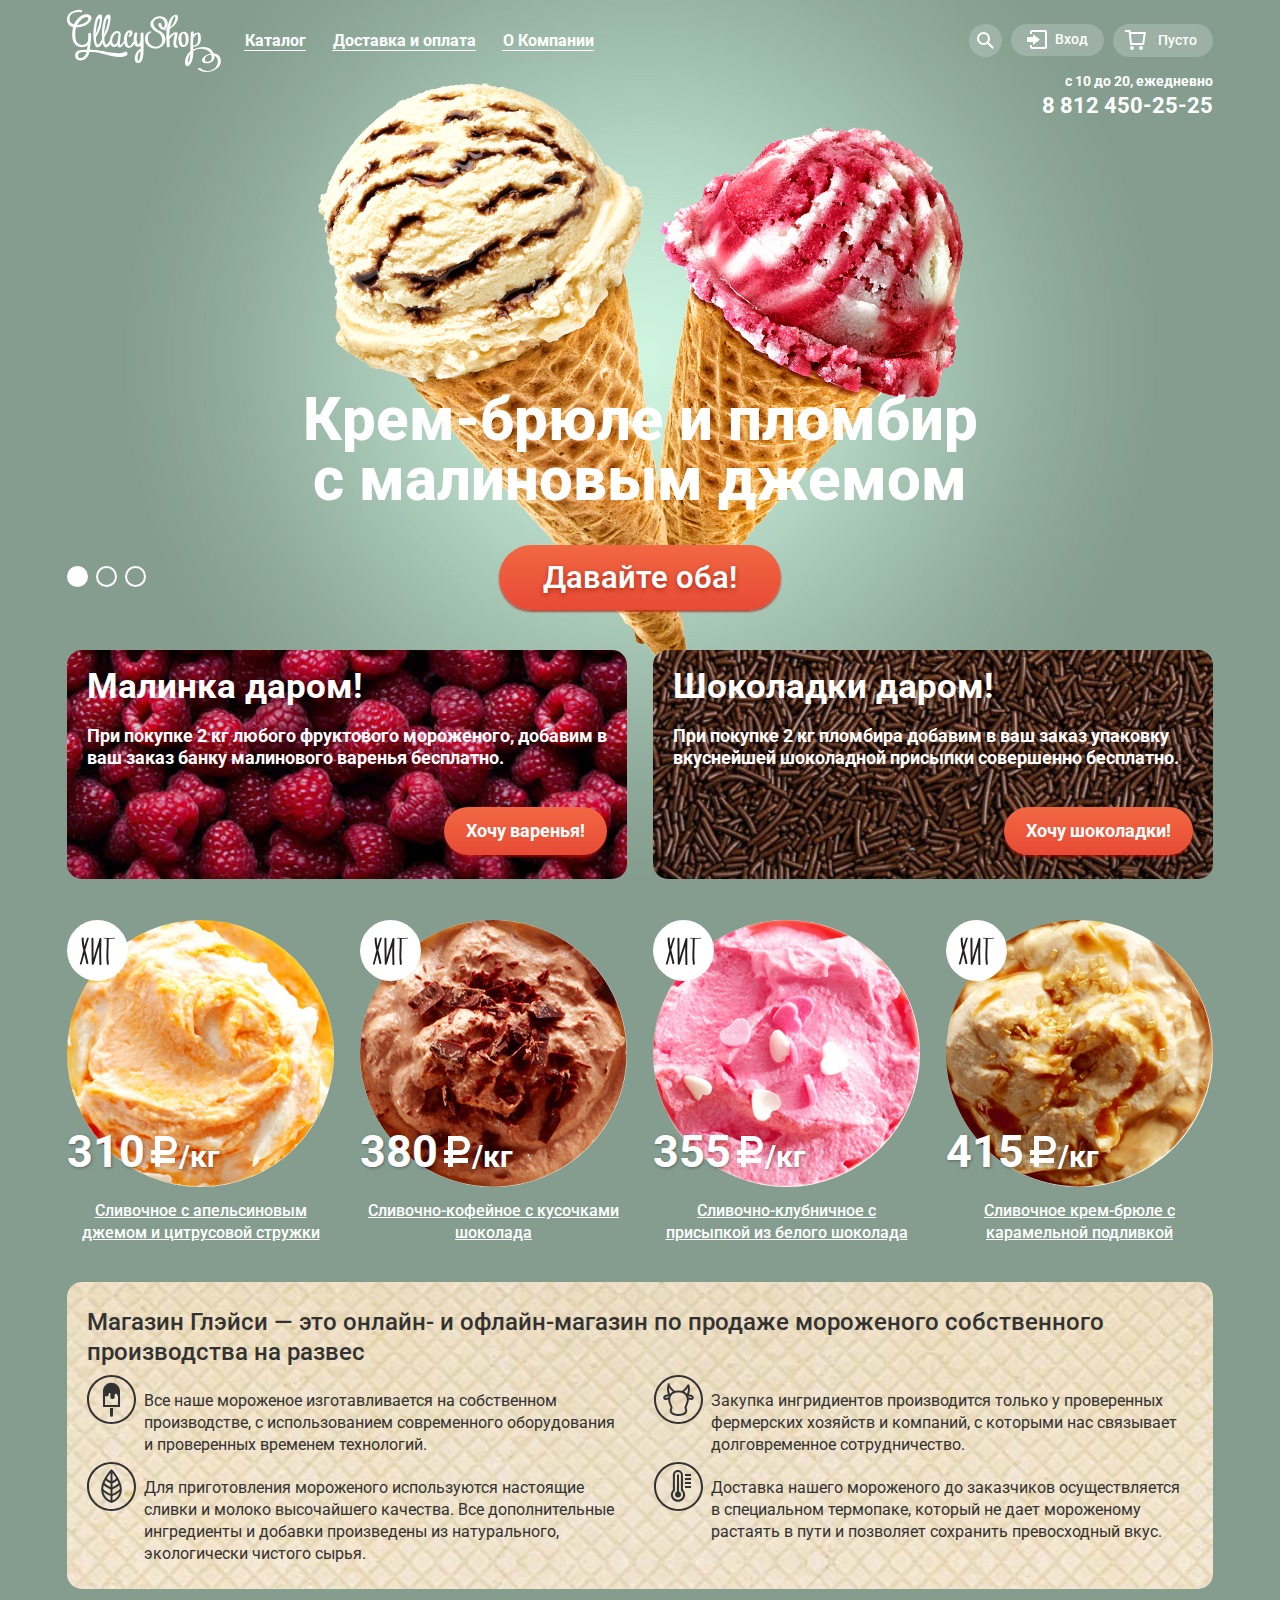
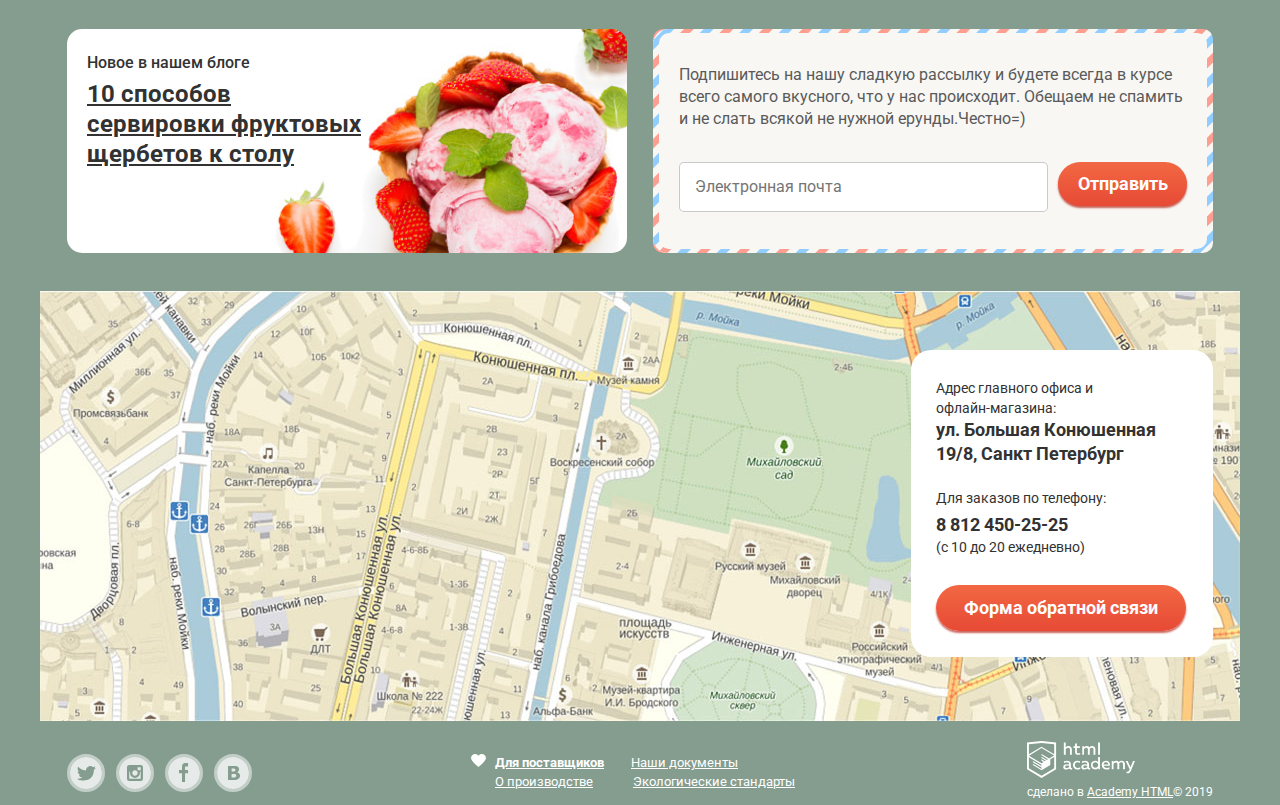
<file: index.html>
<!DOCTYPE html>
<html lang="ru">
  <head>
    <meta charset="utf-8">
    <title>HTML Academy:Глейси</title>
    <link href="https://fonts.googleapis.com/css?family=Roboto:400,500,700&display=swap&subset=cyrillic" rel="stylesheet">
    <link href="css/normalize.css" rel="stylesheet">
    <link href="css/stylesheet-minimezed.css" rel="stylesheet">
  </head>
  <body>
    <input class="visually-hidden" type="radio" id="product-1" name="toggle" checked>
    <input class="visually-hidden" type="radio" id="product-2" name="toggle">
    <input class="visually-hidden" type="radio" id="product-3" name="toggle">
    <div class="site-wrapper">
      <div class="contaniar">
        <header>
          <nav class="main-navigation">
            <img class="main-header-logo" src="img/logo.svg" width="154" height="64" alt="Логотип мороженницы 'gllacy'">
            <ul class="site-navigation">
              <li>
                <a class="site-navigation-item" href="catalog.html" aria-label="Каталог">Каталог</a>
                <div class="dropdown">
                  <ul class="dropdown-catalog">
                    <li><a href="#"><b>Новинки</b></a></li>
                    <li><a href="catalog.html">Сливочное</a></li>
                    <li><a href="#">Щербеты</a></li>
                    <li><a href="#">Фруктовый лед</a></li>
                    <li><a href="#">Мелорин</a></li>
                  </ul>
                </div>
              </li>
              <li><a class="site-navigation-item" href="#">Доставка и oплата</a></li>
              <li><a class="site-navigation-item" href="#">О Компании</a></li>
            </ul>
            <ul class="user-navigation">
              <li>
                <a class="user-navigation-item" href="#" aria-label="Поиск">
                  <svg xmlns="http://www.w3.org/2000/svg" xmlns:xlink="http://www.w3.org/1999/xlink" width="17" height="17" viewBox="0 0 17 17">
                    <path fill="#fff" d="M16.958 15.527L11.75 10.32A6.455 6.455 0 0 0 13 6.5 6.5 6.5 0 1 0 6.5 13a6.465 6.465 0 0 0 3.839-1.263l5.205 5.204 1.414-1.414zM6.5 11C4.019 11 2 8.981 2 6.5S4.019 2 6.5 2 11 4.019 11 6.5 8.981 11 6.5 11z"/>
                  </svg>
                </a>
                <div class="dropdown">
                  <form class="search">
                    <label>
                    <input type="search" name="search" aria-label="Что ищем" placeholder="Что ищем?">
                    </label>
                  </form>
                </div>
              </li>
              <li>
                <a class="user-navigation-item entrance" href="login.html" aria-label="Вход">
                  <svg xmlns="http://www.w3.org/2000/svg" xmlns:xlink="http://www.w3.org/1999/xlink" width="21" height="19" viewBox="0 0 21 19">
                    <g fill="#000">
                      <path d="M6 14.875L12.917 9.5 6 4.125v2.917H-.042v4.917H6z"/>
                      <path d="M18 0H5C3.9 0 3 .9 3 2v2h2V2h13v15H5v-2H3v2c0 1.1.9 2 2 2h13c1.1 0 2-.9 2-2V2c0-1.1-.9-2-2-2z"/>
                    </g>
                  </svg>
                  Вход
                </a>
                <div class="dropdown">
                  <section class="login-form">
                    <form action="#">
                      <p>
                        <label>
                        <input type="text" name="mail" aria-label="Электронная почта" placeholder="Электронная почта">
                        </label>
                      </p>
                      <p>
                        <label>
                        <input type="password" name="password" aria-label="Пароль" placeholder="Пароль">
                        </label>
                      </p>
                      <button class="button" type="submit">Войти</button>
                      <p class="login-link">
                        <a href="#">Забыли пароль?</a>
                        <a href="#">Новая регистрация</a>
                      </p>
                    </form>
                  </section>
                </div>
              </li>
              <li>
                <a class="user-navigation-item basket-empty" href="#" aria-label="Корзина">Пусто</a>
              </li>
            </ul>
          </nav>
        </header>
        <div class="tel-time">
          <p class="time">с 10 до 20, ежедневно</p>
          <a class="tel" href="#">8 812 450-25-25</a>
        </div>
        <section class="slider">
          <div class="slider-controls">
            <label tabindex="0" aria-label="Крем брюле и пломбир с малиновым джемом" for="product-1">Первый</label>
            <label tabindex="0" aria-label="Шоколадный пломбир и лимонный сорбет" for="product-2">Второй</label>
            <label tabindex="0" aria-label="Пломбир с помадкой и клубничный щербет" for="product-3">Третий</label>
          </div>
          <ul class="slider-list">
            <li class="slider-item slide" id="slide1">
              <h3 class="slide-title">
                Крем-брюле и пломбир с малиновым джемом
              </h3>
              <a class="button slide-button" href="#">Давайте оба!</a>
            </li>
            <li class="slider-item slide" id="slide2">
              <h3 class="slide-title">
                Шоколадный пломбир и лимонный сорбет
              </h3>
              <a class="button slide-button" href="#">Давайте оба!</a>
            </li>
            <li class="slider-item slide" id="slide3">
              <h3 class="slide-title">
                Пломбир с помадкой и клубничный щербет
              </h3>
              <a class="button slide-button" href="#">Давайте оба!</a>
            </li>
          </ul>
        </section>
      </div>
      <main class="contaniar">
        <div class="inner-columns">
          <section class="stock-columns-left">
            <h1 class="stock-header">Малинка даром!</h1>
            <p class="stock-content">При покупке 2 кг любого фруктового мороженого, добавим в ваш заказ банку малинового варенья бесплатно.</p>
            <a href="#" class="button button-stock">Хочу варенья!</a>
          </section>
          <section class="stock-columns-right">
            <h1 class="stock-header">Шоколадки даром!</h1>
            <p class="stock-content">При покупке 2 кг пломбира добавим в ваш заказ упаковку вкуснейшей шоколадной присыпки совершенно бесплатно.</p>
            <a href="#" class="button button-stock">Хочу шоколадки!</a>
          </section>
        </div>
        <ul class="catalog-list">
          <li class="catalog-item">
            <a href="#">
              <img src="img/product-1.jpg" width="267" height="267" class="photo" alt="сливочное с апельсиновым джемом и цитрусовой стружки">
              <p>Cливочное с апельсиновым джемом и цитрусовой стружки</p>
              <span class="price">310</span>
              <span class="weight">/кг</span>
              <div class="hit-item"></div>
            </a>
            <a href="#" class="button button-catalog">Быстрый просмотр</a>
          </li>
          <li class="catalog-item">
            <a href="#">
              <img src="img/product-2.jpg" width="267" height="267" class="photo" alt="сливочно-кофейное с кусочками шоколада">
              <p>Cливочно-кофейное с кусочками шоколада</p>
              <span class="price">380</span>
              <span class="weight">/кг</span>
              <div class="hit-item"></div>
            </a>
            <a href="#" class="button button-catalog">Быстрый просмотр</a>
          </li>
          <li class="catalog-item">
            <a href="#">
              <img src="img/product-3.jpg" width="267" height="267" class="photo" alt="сливочно-клубничное с присыпкой избелого шоколада">
              <p>Cливочно-клубничное с присыпкой из белого шоколада</p>
              <span class="price">355</span>
              <span class="weight">/кг</span>
              <div class="hit-item"></div>
            </a>
            <a href="#" class="button button-catalog">Быстрый просмотр</a>
          </li>
          <li class="catalog-item">
            <a href="#">
              <img src="img/product-4.jpg" width="267" height="267" class="photo" alt="сливочное крем-брюле с карамельной подливкой">
              <p>Cливочное крем-брюле с карамельной подливкой</p>
              <span class="price">415</span>
              <span class="weight">/кг</span>
              <div class="hit-item"></div>
            </a>
            <a href="#" class="button button-catalog">Быстрый просмотр</a>
          </li>
        </ul>
        <section class="advantages">
          <h1 class="advantages-header">Магазин Глэйси — это онлайн- и офлайн-магазин по продаже мороженого собственного производства на развес</h1>
          <ul class="advantages-list">
            <li class="advantages-item">Все наше мороженое изготавливается на собственном производстве, с использованием современного оборудования и проверенных временем технологий.</li>
            <li class="advantages-item">Закупка ингридиентов производится только у проверенных фермерских хозяйств и компаний, с которыми нас связывает долговременное сотрудничество.</li>
            <li class="advantages-item">Для приготовления мороженого используются настоящие сливки и молоко высочайшего качества. Все дополнительные ингредиенты и добавки произведены из натурального, экологически чистого сырья.</li>
            <li class="advantages-item">Доставка нашего мороженого до заказчиков осуществляется в специальном термопаке, который не дает мороженому растаять в пути и позволяет сохранить превосходный вкус.</li>
          </ul>
        </section>
        <div class="inner-columns">
          <article class="news-blog">
            <p>Новое в нашем блоге</p>
            <a href="#">10 способов сервировки фруктовых щербетов к столу</a>
          </article>
          <div class="border-sweet-mail">
            <section class="sweet-mail">
              <p>Подпишитесь на нашу сладкую рассылку и будете всегда в курсе всего самого вкусного, что у нас происходит. Обещаем не спамить и не слать всякой не нужной ерунды.Честно=)</p>
              <form class="subscribe-mail">
                <label for="subscribe-mail" class="visually-hidden">Введите почту</label>
                <input type="text" name="mail" id="subscribe-mail" placeholder="Электронная почта">
                <button class="button" type="submit">Отправить</button>
              </form>
            </section>
          </div>
        </div>
        <section class="map">
          <h2 class="visually-hidden">Как до нас добраться</h2>
          <iframe src="https://www.google.com/maps/embed?pb=!1m18!1m12!1m3!1d1998.6037999040354!2d30.322010416394033!3d59.938716271971415!2m3!1f0!2f0!3f0!3m2!1i1024!2i768!4f13.1!3m3!1m2!1s0x4696310fca5ba729%3A0xea9c53d4493c879f!2sBolshaya+Konyushennaya+ul.%2C+19%2C+Sankt-Peterburg%2C+Russia%2C+191186!5e0!3m2!1sen!2s!4v1441888483426" width="1200" height="430" allowfullscreen></iframe>
          <img src="img/map.jpg" width="1200" height="430" alt="Офис компании по адресу ул. Большая Конюшенная 19/8, Санкт-Петербург">
          <div class="address-contact">
            <p>Адрес главного офиса и офлайн-магазина:</p>
            <span tabindex="0" class="address">ул. Большая Конюшенная 19/8, Санкт Петербург</span>
            <p>Для заказов по телефону:
              <a href="#" class="contact">8 812 450-25-25</a>
              (c 10 до 20 ежедневно)
            </p>
            <a href="#" class="button button-feedback">Форма обратной связи</a>
          </div>
        </section>
      </main>
      <footer class="footer-main contaniar">
        <ul class="footer-social">
          <li>
            <a href="#" class="social-item" aria-label="twitter">
              <svg xmlns="http://www.w3.org/2000/svg" width="32" height="32" viewBox="0 0 32 32">
                <path fill="#FFF" d="M16 0C7.164 0 0 7.164 0 16c0 8.837 7.164 16 16 16 8.837 0 16-7.163 16-16 0-8.836-7.163-16-16-16zm7.944 12.809c-.251 6.516-3.463 10.832-10.992 10.702h-.486c-.447 0-4.543-.443-5.344-1.823 2.479.19 4.247-.406 5.12-1.136-1.048-.289-2.923-.461-3.251-2.848.384.104.618.221 1.299.113-1.307-.824-2.758-1.519-2.679-3.643.311.317 1.164.518 1.46.457-.768-.233-2.149-3.244-.974-4.781 1.984 1.79 4.075 3.482 7.804 3.643.227-2.214 1.24-3.699 3.168-4.325 1.84-.479 3.255.26 3.901 1.138.737-.224 1.453-.466 2.193-.685-.004.833-.569 1.463-.935 1.709.747.165 1.423-.475 1.423-.475-.184.963-1.094 1.725-1.707 1.954z"/>
              </svg>
            </a>
          </li>
          <li>
            <a href="#" class="social-item" aria-label="instagram">
              <svg xmlns="http://www.w3.org/2000/svg" width="32" height="32" viewBox="0 0 32 32">
                <g fill="#FFF">
                  <path d="M20.916 16a4.938 4.938 0 1 1-9.877 0c0-.394.051-.773.138-1.14h-.897v6.838h11.396V14.86h-.897c.086.367.137.746.137 1.14z"/>
                  <path d="M15.978 18.659c1.466 0 2.659-1.193 2.659-2.659s-1.193-2.659-2.659-2.659c-1.466 0-2.659 1.193-2.659 2.659s1.192 2.659 2.659 2.659zM18.637 10.302h3.039v3.039h-3.039z"/>
                  <path d="M16 0C7.164 0 0 7.164 0 16c0 8.837 7.164 16 16 16 8.837 0 16-7.163 16-16 0-8.836-7.163-16-16-16zm7.955 21.698a2.285 2.285 0 0 1-2.279 2.279H10.279A2.285 2.285 0 0 1 8 21.698V10.302a2.286 2.286 0 0 1 2.279-2.279h11.396a2.286 2.286 0 0 1 2.279 2.279v11.396z"/>
                </g>
              </svg>
            </a>
          </li>
          <li>
            <a href="#" class="social-item" aria-label="facebook">
              <svg xmlns="http://www.w3.org/2000/svg" width="32" height="32" viewBox="0 0 32 32">
                <path fill="#FFF" d="M16 0C7.164 0 0 7.163 0 16s7.164 16 16 16c8.837 0 16-7.164 16-16S24.837 0 16 0zm4.062 9.455h-3.021v3.444h3.021v3.445h-3.021v8.61H14.02v-8.61H11v-3.445h3.021V9.455c0-1.902 1.353-3.445 3.021-3.445h3.021v3.445z"/>
              </svg>
            </a>
          </li>
          <li>
            <a href="#" class="social-item" aria-label="vk">
              <svg xmlns="http://www.w3.org/2000/svg" width="32" height="32" viewBox="0 0 32 32">
                <g fill="#FFF">
                  <path d="M16.637 14.495c.402-.019.719-.082.951-.188.326-.145.54-.33.641-.559.101-.229.15-.496.15-.797 0-.232-.058-.465-.174-.697-.116-.232-.322-.405-.617-.517-.264-.1-.592-.155-.984-.165a76.242 76.242 0 0 0-1.652-.014h-.339v2.965h.565c.571 0 1.057-.009 1.459-.028zM18.118 17.084c-.282-.081-.672-.125-1.166-.132a127.97 127.97 0 0 0-1.55-.009h-.79v3.493h.264c1.014 0 1.74-.003 2.18-.009a3.2 3.2 0 0 0 1.212-.245c.377-.157.633-.364.774-.625s.214-.562.214-.9c0-.446-.088-.788-.261-1.03-.17-.241-.464-.423-.877-.543z"/>
                  <path d="M16 0C7.164 0 0 7.164 0 16c0 8.837 7.164 16 16 16 8.837 0 16-7.163 16-16 0-8.836-7.163-16-16-16zm6.602 20.531a3.73 3.73 0 0 1-1.124 1.327c-.552.415-1.161.71-1.823.886s-1.501.264-2.519.264h-6.121V8.987h5.443c1.13 0 1.957.038 2.48.113a5.126 5.126 0 0 1 1.561.5c.533.27.929.632 1.189 1.087.26.455.392.975.392 1.558 0 .678-.179 1.278-.536 1.795-.358.518-.863.92-1.517 1.208v.075c.917.182 1.642.559 2.179 1.13.537.571.807 1.325.807 2.261 0 .678-.138 1.283-.411 1.817z"/>
                </g>
              </svg>
            </a>
          </li>
        </ul>
        <ul class="footer-info">
          <li><a href="#"><b>Для поставщиков</b></a></li>
          <li><a href="#">Наши документы</a></li>
          <li><a href="#">О производстве</a></li>
          <li><a href="#">Экологические стандарты</a></li>
        </ul>
        <section class="copyright">
          <a class="logo-academy" href="https://htmlacademy.ru/intensive/htmlcss">
          <img src="img/logo-htmlacademy.svg" width="108" height="39" alt="Логотип HTML Academy">
          </a>
          <span>сделано в <a href="https://htmlacademy.ru/intensive/htmlcss">Academy HTML</a><span>&copy;</span> 2019</span>
        </section>
      </footer>
    </div>
    <section class="feedback">
      <button class="close" type="button" aria-label="Закрыть"></button>
      <form action="https://echo.htmlacademy.ru" method="post">
        <h2>Мы обязательно вам ответим!</h2>
        <p>
          <label>
          <input type="text" name="name" aria-label="Как вас зовут" placeholder="Как вас зовут?">
          </label>
        </p>
        <p>
          <label>
          <input type="text" name="mail" aria-label="Ваша почта для ответа" placeholder="Ваша почта для ответа?">
          </label>
        </p>
        <p>
          <label>
          <input type="text" name="comment" aria-label="Напишите что-нибудь" placeholder="Напишите что-нибудь...">
          </label>
        </p>
        <button class="button" type="submit">Отправить</button>
      </form>
    </section>
    <div class="overlay"></div>
    <script src="js/script-minimalized.js"></script>
  </body>
</html>
</file>
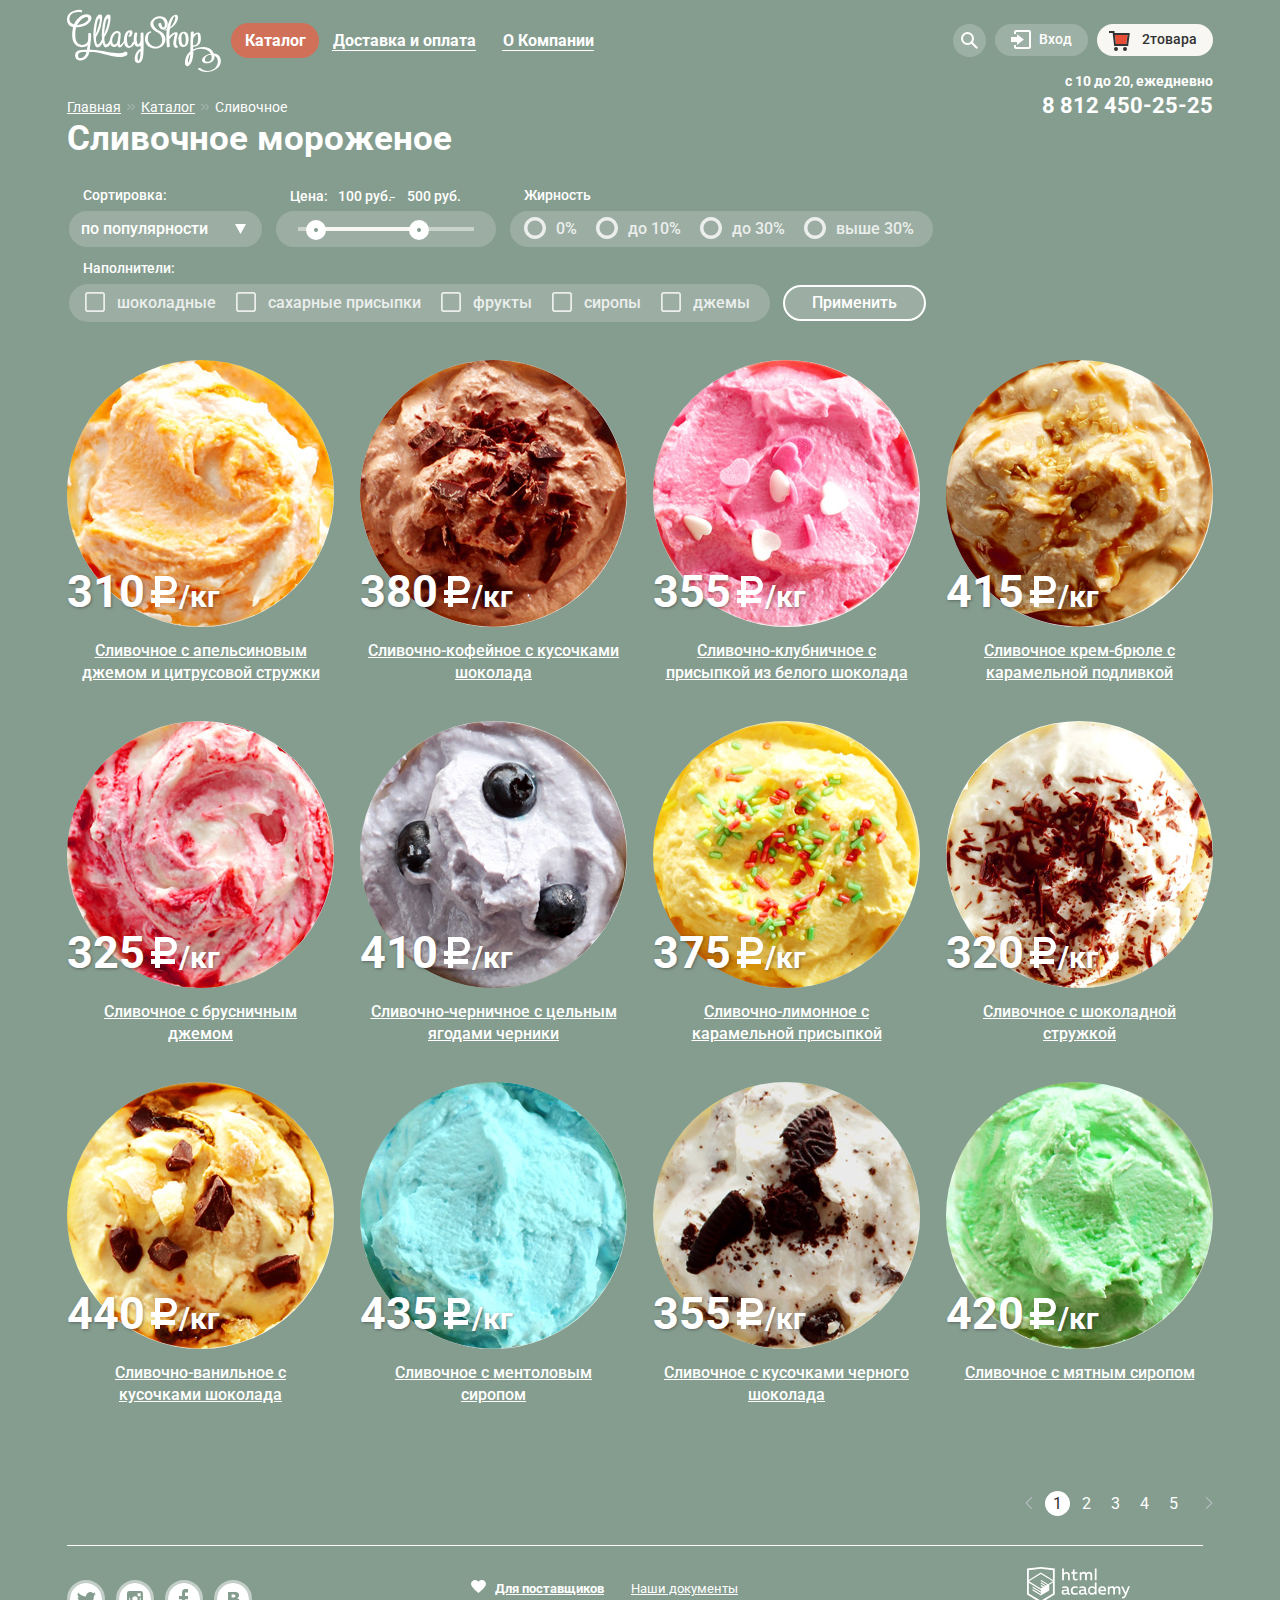
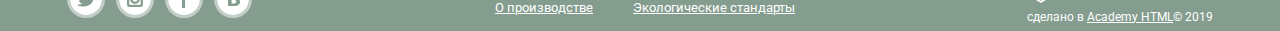
<file: catalog.html>
<!DOCTYPE html>
<html lang="ru">
  <head>
    <meta charset="utf-8">
    <title>HTML Academy: Глейси</title>
    <link href="https://fonts.googleapis.com/css?family=Roboto:400,500,700&display=swap&subset=cyrillic" rel="stylesheet">
    <link href="css/normalize.css" rel="stylesheet">
    <link href="css/stylesheet-minimezed.css" rel="stylesheet">
  </head>
  <body>
    <div class="contaniar">
      <header>
        <nav class="main-navigation">
          <a href="index.html" class="main-header-logo">
          <img src="img/logo.svg" width="154" height="64" alt="Логотип мороженницы 'gllacy'">
          </a>
          <ul class="site-navigation">
            <li>
              <a class="site-navigation-item" aria-label="Каталог">Каталог</a>
              <div class="dropdown">
                <ul class="dropdown-catalog">
                  <li><a href="#"><b>Новинки</b></a></li>
                  <li><a>Сливочное</a></li>
                  <li><a href="#">Щербеты</a></li>
                  <li><a href="#">Фруктовый лед</a></li>
                  <li><a href="#">Мелорин</a></li>
                </ul>
              </div>
            </li>
            <li><a class="site-navigation-item" href="#">Доставка и оплата</a></li>
            <li><a class="site-navigation-item" href="#">О Компании</a></li>
          </ul>
          <ul class="user-navigation">
            <li>
              <a class="user-navigation-item" href="#" aria-label="Поиск">
                <svg xmlns="http://www.w3.org/2000/svg" xmlns:xlink="http://www.w3.org/1999/xlink" width="17" height="17" viewBox="0 0 17 17">
                  <path fill="#fff" d="M16.958 15.527L11.75 10.32A6.455 6.455 0 0 0 13 6.5 6.5 6.5 0 1 0 6.5 13a6.465 6.465 0 0 0 3.839-1.263l5.205 5.204 1.414-1.414zM6.5 11C4.019 11 2 8.981 2 6.5S4.019 2 6.5 2 11 4.019 11 6.5 8.981 11 6.5 11z"/>
                </svg>
              </a>
              <div class="dropdown">
                <form class="search">
                  <label>
                  <input type="search" name="search" aria-label="Что ищем" placeholder="Что ищем?">
                  </label>
                </form>
              </div>
            </li>
            <li>
              <a class="user-navigation-item entrance" href="#" aria-label="Вход">
                <svg xmlns="http://www.w3.org/2000/svg" xmlns:xlink="http://www.w3.org/1999/xlink" width="21" height="19" viewBox="0 0 21 19">
                  <g fill="#000">
                    <path d="M6 14.875L12.917 9.5 6 4.125v2.917H-.042v4.917H6z"/>
                    <path d="M18 0H5C3.9 0 3 .9 3 2v2h2V2h13v15H5v-2H3v2c0 1.1.9 2 2 2h13c1.1 0 2-.9 2-2V2c0-1.1-.9-2-2-2z"/>
                  </g>
                </svg>
                Вход
              </a>
              <div class="dropdown">
                <section class="login-form">
                  <form action="#">
                    <p>
                      <label>
                      <input type="text" name="mail" aria-label="Электронная почта" placeholder="Электронная почта">
                      </label>
                    </p>
                    <p>
                      <label>
                      <input type="password" name="password" aria-label="Пароль" placeholder="Пароль">
                      </label>
                    </p>
                    <button class="button" type="submit" aria-label="Войти">Войти</button>
                    <p class="login-link">
                      <a href="#">Забыли пароль?</a>
                      <a href="#">Новая регистрация</a>
                    </p>
                  </form>
                </section>
              </div>
            </li>
            <li>
              <a class="user-navigation-item basket-full" href="#">2товарa</a>
              <div class="dropdown">
                <form class="basket">
                  <ul class="list-basket">
                    <li>
                      <button class="close" type="submit"></button>
                      <ul class="item-basket">
                        <li><img src="img/product-1.jpg" class="pic" width="33" height="33" alt="Пломбир с апельсиновым джемом"></li>
                        <li>Пломбир с апельсиновым джемом</li>
                        <li>
                        <li>1,5 кг х <span>200 руб.</span> </li>
                        <li>300 руб.</li>
                      </ul>
                    </li>
                    <li>
                      <button class="close" type="submit"></button>
                      <ul class="item-basket">
                        <li><img src="img/product-3.jpg" class="pic" width="33" height="33" alt="сливочно-клубничное с присыпкой из белого шоколада"></li>
                        <li>Сливочно-клубничное с присыпкой из белого шоколада</li>
                        <li>1,5 кг x <span tabindex="0">300 руб.</span></li>
                        <li>450 руб.</li>
                      </ul>
                    </li>
                  </ul>
                  <p>Итого: 750руб.</p>
                  <a class="button" href="#">Оформить заказ</a>
                </form>
              </div>
            </li>
          </ul>
        </nav>
      </header>
      <div class="tel-time">
        <p class="time">с 10 до 20, ежедневно</p>
        <a class="tel" href="#">8 812 450-25-25</a>
      </div>
      <ul class="breadcrumbs">
        <li><a href="index.html">Главная</a></li>
        <li><a href="#">Каталог</a></li>
        <li>Сливочное</li>
      </ul>
    </div>
    <main class="contaniar">
      <h1 class="name-category">Сливочное мороженое</h1>
      <form class="filter">
        <div class="list-filter">
          <fieldset class="fieldset">
            <legend class="title-filter" tabindex="0">Сортировка:</legend>
            <div class="sort-arrow">
              <svg xmlns="http://www.w3.org/2000/svg" width="11" height="10" viewBox="0 0 11 10">
                <path fill="#ffffff" d="M5.5 10L0 0h11"/>
              </svg>
            </div>
            <select class="item-filter filter-sorting" name="sorting[]">
              <option value="by popularity">по популярности</option>
              <option value="inexpensive">сначала недорогие</option>
              <option value="expensive">сначала дорогие</option>
              <option value="fat content">по жирности</option>
            </select>
          </fieldset>
          <fieldset class="fieldset filter-range-title">
            <div class="price-controls">Цена:
              <label class="min-price">
              <input type="text" name="min-price" value="100">руб.
              </label>
              <label class="max-price">
              <input type="text" name="max-price" value="500">руб.
              </label>
            </div>
            <div class="range-controls item-filter price-filter">
              <div class="scale">
                <div class="bar"></div>
              </div>
              <div class="range-toggle range-toggle-min"></div>
              <div class="range-toggle range-toggle-max"></div>
            </div>
          </fieldset>
          <fieldset class="fieldset">
            <legend class="title-filter">Жирность</legend>
            <div class="item-filter radio-filter">
              <input id="filter-0%" aria-label="0%" type="radio" name="fat content" class="visually-hidden filter-input filter-input-radio" value="0%">
              <label for="filter-0%" class="radio-indicator">0%</label>
              <input id="filter-to10%" aria-label="до 10%" type="radio" name="fat content" class="visually-hidden filter-input filter-input-radio" value="to 10%">
              <label for="filter-to10%" class="radio-indicator">до 10%</label>
              <input id="filter-to30%" aria-label="до 30%" type="radio" name="fat content" class="visually-hidden filter-input-radio filter-input" value="to 30%">
              <label for="filter-to30%" class="radio-indicator">до 30%</label>
              <input id="filter-above30%" aria-label="выше 30%" type="radio" name="fat content" class="visually-hidden filter-input filter-input-radio" value="above 30%">
              <label for="filter-above30%" class="radio-indicator">выше 30%</label>
            </div>
          </fieldset>
          <fieldset class="fieldset">
            <legend class="title-filter">Наполнители:</legend>
            <div class="item-filter checkbox-filter">
              <input id="chocolate" aria-label="шоколадные" type="checkbox" name="fillers" class="visually-hidden filter-input filter-input-checkbox" value="chocolate">
              <label for="chocolate" class="checkbox-indicator">шоколадные</label>
              <input id="sugar-powders" aria-label="сахарные присыпки" type="checkbox" name="fillers" class="visually-hidden filter-input filter-input-checkbox" value="sugar powders">
              <label for="sugar-powders" class="checkbox-indicator">сахарные присыпки</label>
              <input id="fruits" aria-label="фрукты" type="checkbox" name="fillers" class="visually-hidden filter-input filter-input-checkbox" value="fruits">
              <label for="fruits" class="checkbox-indicator">фрукты</label>
              <input id="syrups" aria-label="сиропы" type="checkbox" name="fillers" class="visually-hidden filter-input filter-input-checkbox" value="syrups">
              <label for="syrups" class="checkbox-indicator">сиропы</label>
              <input id="jams" aria-label="джемы" type="checkbox" name="fillers" class="visually-hidden filter-input filter-input-checkbox" value="jams">
              <label for="jams" class="checkbox-indicator">джемы</label>
            </div>
          </fieldset>
        </div>
        <button class="button-filter" type="submit">Применить</button>
      </form>
      <section class="catalog">
        <h2 class="visually-hidden">Ассортимент мороженого</h2>
        <ul class="catalog-list">
          <li class="catalog-item">
            <a href="#">
              <img src="img/product-1.jpg" width="267" height="267" class="photo" alt="сливочное с апельсиновым джемом и цитрусовой стружки">
              <p>Cливочное с апельсиновым джемом и цитрусовой стружки</p>
              <span class="price">310</span>
              <span class="weight">/кг</span>
            </a>
            <a href="#" class="button button-catalog">Быстрый просмотр</a>
          </li>
          <li class="catalog-item">
            <a href="#">
              <img src="img/product-2.jpg" width="267" height="267" class="photo" alt="сливочно-кофейное с кусочками шоколада">
              <p>Cливочно-кофейное с кусочками шоколада</p>
              <span class="price">380</span>
              <span class="weight">/кг</span>
            </a>
            <a href="#" class="button button-catalog">Быстрый просмотр</a>
          </li>
          <li class="catalog-item">
            <a href="#">
              <img src="img/product-3.jpg" width="267" height="267" class="photo" alt="сливочно-клубничное с присыпкой избелого шоколада">
              <p>Cливочно-клубничное с присыпкой из белого шоколада</p>
              <span class="price">355</span>
              <span class="weight">/кг</span>
            </a>
            <a href="#" class="button button-catalog">Быстрый просмотр</a>
          </li>
          <li class="catalog-item">
            <a href="#">
              <img src="img/product-4.jpg" width="267" height="267" class="photo" alt="сливочное крем-брюле с карамельной подливкой">
              <p>Cливочное крем-брюле с карамельной подливкой</p>
              <span class="price">415</span>
              <span class="weight">/кг</span>
            </a>
            <a href="#" class="button button-catalog">Быстрый просмотр</a>
          </li>
          <li class="catalog-item">
            <a href="#">
              <img src="img/product-5.jpg" width="267" height="267" class="photo" alt="сливочное с брусничным джемом">
              <p>Cливочное с брусничным джемом</p>
              <span class="price">325</span>
              <span class="weight">/кг</span>
            </a>
            <a href="#" class="button button-catalog">Быстрый просмотр</a>
          </li>
          <li class="catalog-item">
            <a href="#">
              <img src="img/product-6.jpg" width="267" height="267" class="photo" alt="сливочно-черничное с цельными ягодами черники">
              <p>Cливочно-черничное с цельным ягодами черники</p>
              <span class="price">410</span>
              <span class="weight">/кг</span>
            </a>
            <a href="#" class="button button-catalog">Быстрый просмотр</a>
          </li>
          <li class="catalog-item">
            <a href="#">
              <img src="img/product-7.jpg" width="267" height="267" class="photo" alt="сливочно-лимонное с карамельной присыпкой">
              <p>Cливочно-лимонное с карамельной присыпкой</p>
              <span class="price">375</span>
              <span class="weight">/кг</span>
            </a>
            <a href="#" class="button button-catalog">Быстрый просмотр</a>
          </li>
          <li class="catalog-item">
            <a href="#">
              <img src="img/product-8.jpg" width="267" height="267" class="photo" alt="сливочное с шоколадной стружкой">
              <p>Cливочное с шоколадной стружкой</p>
              <span class="price">320</span>
              <span class="weight">/кг</span>
            </a>
            <a href="#" class="button button-catalog">Быстрый просмотр</a>
          </li>
          <li class="catalog-item">
            <a href="#">
              <img src="img/product-9.jpg" width="267" height="267" class="photo" alt="сливочно-ванильное с кусочками шоколада">
              <p>Cливочно-ванильное с кусочками шоколада</p>
              <span class="price">440</span>
              <span class="weight">/кг</span>
            </a>
            <a href="#" class="button button-catalog">Быстрый просмотр</a>
          </li>
          <li class="catalog-item">
            <a href="#">
              <img src="img/product-10.jpg" width="267" height="267" class="photo" alt="сливочное с ментоловым сиропом">
              <p>Cливочное с ментоловым сиропом</p>
              <span class="price">435</span>
              <span class="weight">/кг</span>
            </a>
            <a href="#" class="button button-catalog">Быстрый просмотр</a>
          </li>
          <li class="catalog-item">
            <a href="#">
              <img src="img/product-11.jpg" width="267" height="267" class="photo" alt="сливочное с кусочками черного шоколада">
              <p>Cливочное с кусочками черного шоколада</p>
              <span class="price">355</span>
              <span class="weight">/кг</span>
            </a>
            <a href="#" class="button button-catalog">Быстрый просмотр</a>
          </li>
          <li class="catalog-item">
            <a href="#">
              <img src="img/product-12.jpg" width="267" height="267" class="photo" alt="сливочное с мятным сиропом">
              <p>Cливочное с мятным сиропом</p>
              <span class="price">420</span>
              <span class="weight">/кг</span>
            </a>
            <a href="#" class="button button-catalog">Быстрый просмотр</a>
          </li>
        </ul>
      </section>
      <ul class="pagination-list">
        <li><a aria-label="Предыдущая страница" class="previous"></a></li>
        <li><a class="pagination-item">1</a></li>
        <li><a href="#" class="pagination-item">2</a></li>
        <li><a href="#" class="pagination-item">3</a></li>
        <li><a href="#" class="pagination-item">4</a></li>
        <li><a href="#" class="pagination-item">5</a></li>
        <li><a aria-label="Следующая страница" href="#" class="next"></a></li>
      </ul>
    </main>
    <footer class="footer-main contaniar footer-line">
      <ul class="footer-social">
        <li>
          <a href="#" aria-label="twitter">
            <svg xmlns="http://www.w3.org/2000/svg" width="32" height="32" viewBox="0 0 32 32">
              <path fill="#FFF" d="M16 0C7.164 0 0 7.164 0 16c0 8.837 7.164 16 16 16 8.837 0 16-7.163 16-16 0-8.836-7.163-16-16-16zm7.944 12.809c-.251 6.516-3.463 10.832-10.992 10.702h-.486c-.447 0-4.543-.443-5.344-1.823 2.479.19 4.247-.406 5.12-1.136-1.048-.289-2.923-.461-3.251-2.848.384.104.618.221 1.299.113-1.307-.824-2.758-1.519-2.679-3.643.311.317 1.164.518 1.46.457-.768-.233-2.149-3.244-.974-4.781 1.984 1.79 4.075 3.482 7.804 3.643.227-2.214 1.24-3.699 3.168-4.325 1.84-.479 3.255.26 3.901 1.138.737-.224 1.453-.466 2.193-.685-.004.833-.569 1.463-.935 1.709.747.165 1.423-.475 1.423-.475-.184.963-1.094 1.725-1.707 1.954z"/>
            </svg>
          </a>
        </li>
        <li>
          <a href="#" aria-label="instagram">
            <svg xmlns="http://www.w3.org/2000/svg" width="32" height="32" viewBox="0 0 32 32">
              <g fill="#FFF">
                <path d="M20.916 16a4.938 4.938 0 1 1-9.877 0c0-.394.051-.773.138-1.14h-.897v6.838h11.396V14.86h-.897c.086.367.137.746.137 1.14z"/>
                <path d="M15.978 18.659c1.466 0 2.659-1.193 2.659-2.659s-1.193-2.659-2.659-2.659c-1.466 0-2.659 1.193-2.659 2.659s1.192 2.659 2.659 2.659zM18.637 10.302h3.039v3.039h-3.039z"/>
                <path d="M16 0C7.164 0 0 7.164 0 16c0 8.837 7.164 16 16 16 8.837 0 16-7.163 16-16 0-8.836-7.163-16-16-16zm7.955 21.698a2.285 2.285 0 0 1-2.279 2.279H10.279A2.285 2.285 0 0 1 8 21.698V10.302a2.286 2.286 0 0 1 2.279-2.279h11.396a2.286 2.286 0 0 1 2.279 2.279v11.396z"/>
              </g>
            </svg>
          </a>
        </li>
        <li>
          <a href="#" aria-label="facebook">
            <svg xmlns="http://www.w3.org/2000/svg" width="32" height="32" viewBox="0 0 32 32">
              <path fill="#FFF" d="M16 0C7.164 0 0 7.163 0 16s7.164 16 16 16c8.837 0 16-7.164 16-16S24.837 0 16 0zm4.062 9.455h-3.021v3.444h3.021v3.445h-3.021v8.61H14.02v-8.61H11v-3.445h3.021V9.455c0-1.902 1.353-3.445 3.021-3.445h3.021v3.445z"/>
            </svg>
          </a>
        </li>
        <li>
          <a href="#" aria-label="vk">
            <svg xmlns="http://www.w3.org/2000/svg" width="32" height="32" viewBox="0 0 32 32">
              <g fill="#FFF">
                <path d="M16.637 14.495c.402-.019.719-.082.951-.188.326-.145.54-.33.641-.559.101-.229.15-.496.15-.797 0-.232-.058-.465-.174-.697-.116-.232-.322-.405-.617-.517-.264-.1-.592-.155-.984-.165a76.242 76.242 0 0 0-1.652-.014h-.339v2.965h.565c.571 0 1.057-.009 1.459-.028zM18.118 17.084c-.282-.081-.672-.125-1.166-.132a127.97 127.97 0 0 0-1.55-.009h-.79v3.493h.264c1.014 0 1.74-.003 2.18-.009a3.2 3.2 0 0 0 1.212-.245c.377-.157.633-.364.774-.625s.214-.562.214-.9c0-.446-.088-.788-.261-1.03-.17-.241-.464-.423-.877-.543z"/>
                <path d="M16 0C7.164 0 0 7.164 0 16c0 8.837 7.164 16 16 16 8.837 0 16-7.163 16-16 0-8.836-7.163-16-16-16zm6.602 20.531a3.73 3.73 0 0 1-1.124 1.327c-.552.415-1.161.71-1.823.886s-1.501.264-2.519.264h-6.121V8.987h5.443c1.13 0 1.957.038 2.48.113a5.126 5.126 0 0 1 1.561.5c.533.27.929.632 1.189 1.087.26.455.392.975.392 1.558 0 .678-.179 1.278-.536 1.795-.358.518-.863.92-1.517 1.208v.075c.917.182 1.642.559 2.179 1.13.537.571.807 1.325.807 2.261 0 .678-.138 1.283-.411 1.817z"/>
              </g>
            </svg>
          </a>
        </li>
      </ul>
      <ul class="footer-info">
        <li><b><a href="#">Для поставщиков</a></b></li>
        <li><a href="#">Наши документы</a></li>
        <li><a href="#">О производстве</a></li>
        <li><a href="#">Экологические стандарты</a></li>
      </ul>
      <section class="copyright">
        <a class="logo-academy" href="https://htmlacademy.ru/intensive/htmlcss">
        <img src="img/logo-htmlacademy.svg" width="103" height="39" alt="логотип HTML Academy">
        </a>
        <span>сделано в <a href="https://htmlacademy.ru/intensive/htmlcss">Academy HTML</a><span>&copy;</span> 2019</span>
      </section>
    </footer>
  </body>
</html>
</file>
<file: css/stylesheet-minimezed.css>
body{font-family:'Roboto',Arial,sans-serif;font-size:16px;line-height:24px;position:relative;margin:0 auto;color:#fff;background-color:#859d8f}img{max-width:100%;height:auto}.button{font:inherit;text-align:center;vertical-align:middle;text-decoration:none;color:#fff;border:none;border-radius:30px;background-image:linear-gradient(to top,#e74a35,#f26843);box-shadow:0 2px 2px 0 rgba(172,16,0,.64)}.button:hover,.button:focus{background-image:linear-gradient(to top,#e74a35,#f26843),linear-gradient(to bottom,rgba(255,255,255,.2),rgba(255,255,255,.2));box-shadow:0 2px 2px 0 #ac1000}.button:active{background-image:linear-gradient(to bottom,#e74a35,#f26843),linear-gradient(to bottom,rgba(0,0,0,.07),rgba(0,0,0,.07));box-shadow:inset 0 2px 2px 0 #942718}.visually-hidden{position:absolute;overflow:hidden;clip:rect(0 0 0 0);width:1px;height:1px;margin:-1px;padding:0;border:0}a{text-decoration:none;color:#323232}.contaniar{position:relative;display:block;width:1146px;margin:0 auto;padding:0 27px}.main-navigation{display:flex;justify-content:space-between}.main-header-logo{width:154px;height:64px;margin-top:9px}.main-navigation li{font-size:16px;line-height:1.38;list-style-type:none;color:#fff}.site-navigation{display:flex;width:700px;margin-right:auto;padding-top:14px;padding-left:10px;flex-wrap:wrap}.site-navigation-item{font-size:16px;font-weight:700;position:relative;padding:9px 13px 10px 14px;list-style:none;color:#fff}.site-navigation-item[href]::before{position:absolute;right:13px;bottom:9px;left:13px;height:1px;content:'';background-color:#fff}.site-navigation-item[href]:hover::before,.site-navigation-item[href]:focus::before{display:none}.site-navigation > li{position:relative;height:34px}.site-navigation-item:hover,.site-navigation-item:focus{font-weight:700;padding:9px 13px 10px 14px;list-style:none;text-decoration:none;color:#323232;border-radius:20px;background-color:#f7f6f3}.site-navigation-item:active{font-weight:700;padding:9px 13px 10px 14px;list-style:none;text-align:left;color:#323232;background-color:#ededed;box-shadow:inset 0 2px 1px 0 #696969}.site-navigation .site-navigation-item:not([href]){font-size:16px;font-weight:700;line-height:1.13;padding:8px 13px 8px 14px;text-align:left;text-decoration:none;color:#fff;border-radius:20px;background-color:#d07058}.dropdown{position:absolute;display:none;width:100%;padding:20px}.dropdown-catalog{font-size:14px;line-height:1.14;position:absolute;z-index:3;top:10px;left:-7px;width:143px;padding:5px 0;text-align:left;color:#323232;border-radius:5px;background-color:#f8f7f4;box-shadow:0 20px 20px 0 rgba(0,0,0,.4)}.site-navigation-item:hover ~ .dropdown .dropdown-catalog,.site-navigation-item:focus ~ .dropdown .dropdown-catalog,.site-navigation-item:hover ~ .dropdown,.site-navigation-item:focus ~ .dropdown,.dropdown:focus,.dropdown:hover,.dropdown-catalog:hover,.dropdown-catalog:focus{display:block}.dropdown-catalog a{font-size:14px;display:block;-webkit-box-sizing:border-box;-moz-box-sizing:border-box;box-sizing:border-box;width:143px;padding:7px 0 7px 20px;color:#323232}.dropdown-catalog a:hover,.dropdown-catalog a:focus{display:block;-webkit-box-sizing:border-box;-moz-box-sizing:border-box;box-sizing:border-box;width:143px;padding:7px 0 7px 20px;color:#323232;background-color:#fbded7}.dropdown-catalog a:active{display:block;-webkit-box-sizing:border-box;-moz-box-sizing:border-box;box-sizing:border-box;width:143px;padding:7px 0 7px 20px;color:#323232;background-color:#f6b5a5}.dropdown-catalog a:not([href]){display:block;padding:6px 20px;background-color:#d07058}.dropdown-catalog li:first-child{position:relative}.dropdown-catalog li:first-child::after{content:"";position:absolute;right:6px;bottom:0;left:6px;z-index:10000;height:1px;background-color:rgba(154,154,154,.52)}.user-navigation{display:flex;margin-left:auto;padding:0;padding-top:8px}.user-navigation li{position:relative}.user-navigation-item{font-size:14px;font-weight:500;display:flex;margin-left:9px;padding:8px;list-style:none;color:#fff;border-radius:20px;background-color:rgba(255,255,255,.2);align-items:center;justify-content:center}.user-navigation-item:hover,.user-navigation-item:focus{font-size:14px;font-weight:500;margin-left:9px;padding:8px;text-align:left;text-decoration:none;color:#323232;background-color:#f8f7f4}.user-navigation-item path,.user-navigation-item path{fill:#fff}.user-navigation-item:hover path,.user-navigation-item:focus path{fill:#323232}.user-navigation-item:hover ~ .dropdown .search,.search:hover{display:block}.search{position:absolute;z-index:2;top:5px;right:40px;padding:20px 15px;color:#999;border-radius:5px;background-color:#f8f7f4;box-shadow:0 20px 20px 0 rgba(0,0,0,.4)}.search input[type='search']{font-size:14px;font-weight:400;line-height:1.71;-webkit-box-sizing:border-box;-moz-box-sizing:border-box;box-sizing:border-box;width:311px;padding:10px;color:#999;border:1px solid rgba(154,154,154,.52);border-radius:5px}.search input[type='search']:hover{-webkit-box-sizing:border-box;-moz-box-sizing:border-box;box-sizing:border-box;width:311px;padding:9px;color:#999;border:2px solid rgba(154,154,154,.52)}.search input[type='search']:focus{font-weight:700;-webkit-box-sizing:border-box;-moz-box-sizing:border-box;box-sizing:border-box;width:311px;padding:9px;color:#323232;border:solid 2px rgba(46,136,228,.52)}.user-navigation-item.entrance,.user-navigation-item.entrance:hover,.user-navigation-item.entrance:focus{padding:6px 16px 7px}.user-navigation-item.entrance svg{margin-right:7px}.user-navigation-item.entrance:hover ~ .dropdown .login-form,.user-navigation-item.entrance:focus ~ .dropdown .login-form,.user-navigation-item.entrance:hover ~ .dropdown,.user-navigation-item.entrance:focus ~ .dropdown,.login-form:focus,.login-form:hover{display:block}.login-form{position:absolute;z-index:1;top:5px;right:40px;width:237px;padding:0 20px;border-radius:5px;background-color:#f8f7f4;box-shadow:0 20px 20px 0 rgba(0,0,0,.4)}.login-form p{margin-top:20px}.login-form .button{font-size:18px;font-weight:700;line-height:1.33;position:absolute;bottom:20px;left:20px;width:100px;height:44px}.login-form input[type='text'],.login-form input[type='password']{font-size:14px;font-weight:400;line-height:1.71;width:211px;padding:10px;color:#999;border:1px solid rgba(154,154,154,.52);border-radius:5px}.login-form input[type='text']:hover,.login-form input[type='password']:hover{width:212px;padding:9px;color:#999;border:2px solid rgba(154,154,154,.52)}.login-form input[type='password']:focus,.login-form input[type='text']:focus{font-weight:700;width:212px;padding:9px;color:#323232;border:solid 2px rgba(46,136,228,.52);background-color:#fff}.login-link{float:right;width:120px;margin:0;margin-bottom:20px;text-align:left}.login-link a{font-size:13px;font-weight:400;line-height:1.85;text-decoration:underline;color:#323232}.login-link a:hover,.login-link a:focus,.login-link a:active{text-decoration:underline;color:#e84d37}.user-navigation-item.basket-empty{padding:7px 16px 7px 45px}.basket-empty::before{position:absolute;top:6px;left:21px;width:21px;height:20px;content:'';background:url(../img/icon_basket.svg) no-repeat 0 0}.basket-empty:hover::before,.basket-empty:focus::before{position:absolute;top:7px;left:21px;width:21px;height:20px;content:'';background:url(../img/icon_basket-red.svg) no-repeat 0 0}.basket-full,.basket-full:hover,.basket-full:focus{font-size:14px;font-weight:500;line-height:1.14;padding:8px 16px 8px 45px;text-align:right;color:#323232;background-color:#f8f7f4}.basket-full::before{position:absolute;top:7px;left:21px;width:21px;height:20px;content:'';background:url(../img/icon_basket-red.svg) no-repeat 0 0}.user-navigation-item:hover ~ .dropdown .basket,.user-navigation-item:focus ~ .dropdown .basket,.user-navigation-item:hover ~ .dropdown,.user-navigation-item:focus ~ .dropdown,.basket:hover,.basket:focus{display:block}.basket{position:absolute;z-index:2;top:5px;right:40px;width:510px;padding:20px 15px 60px;border-radius:5px;background-color:#f8f7f4;box-shadow:0 20px 20px 0 rgba(0,0,0,.4)}.list-basket.item-basket{position:relative}.close{position:absolute;top:15px;left:15px;width:11px;height:11px;border:none;background-color:#f8f7f4;background-image:url(../img/icon_close.png);background-repeat:no-repeat;background-position:0 0;background-size:11px 11px}.list-basket{padding:0;list-style:none}.item-basket{display:flex;margin-bottom:20px;padding:0;padding-left:41px;align-items:center;justify-content:space-between}.item-basket li{font-size:13px;line-height:1.28;margin-right:15px;text-align:left;color:#323232}.item-basket li:nth-child(2){width:215px}.list-basket > li:last-child{border-bottom:1px solid #999}.basket p{font-size:15px;font-weight:700;line-height:1.2;margin:17px 0;text-align:right;color:#323232}.basket span{color:#999}.pic{width:33px;border-radius:50%}.basket .button{font-size:18px;font-weight:700;line-height:1.33;position:absolute;right:15px;bottom:20px;padding:14px}.tel-time{margin-top:-20px;float:right;width:180px;text-align:right}.time{font-size:14px;font-weight:700;line-height:1.14;margin-bottom:4px;text-align:right}.tel{font-size:22px;font-weight:700;line-height:1.09;text-align:right;color:#fff}.site-wrapper{min-width:1146px;transition:background-image .5s ease,background-color .5s ease;background-color:#849d8f;background-image:url(../img/slider-item1.png);background-repeat:no-repeat;background-position:top center}.site-wrapper::before,.site-wrapper::after{visibility:hidden;content:''}.site-wrapper::before{background-image:url(../img/slider-item2.png)}.site-wrapper::after{background-image:url(../img/slider-item3.png)}.slider{position:relative;margin-bottom:40px;padding-top:310px;text-align:center;color:#fff}.slider-list{margin:0;padding:0;list-style:none}.slide{display:none}.slide-title{font-size:60px;font-weight:800;line-height:60px;width:700px;margin:0 auto;margin-bottom:35px}.slide .button{font-size:31px;font-weight:600;line-height:41px;display:inline-block;padding:12px 44px;cursor:pointer;text-align:center;vertical-align:top;text-decoration:none;color:#fff;border:none;border-radius:50px;background:#f26843;background:linear-gradient(to bottom,#f26843 0%,#e74a35 100%);box-shadow:0 2px 2px rgba(172,16,0,.64);text-shadow:0 2px 5px rgba(160,32,11,.76)}.button:hover{background:linear-gradient(to bottom,#f58669 0%,#ec6f5e 100%);box-shadow:0 2px 2px rgba(172,16,0,1)}.button:active{background:linear-gradient(to bottom,#d84732 0%,#e1613e 100%);box-shadow:inset 0 2px 2px rgba(172,16,0,1)}.slider-controls{font-size:0;position:absolute;z-index:20;bottom:20px;left:0}.slider-controls label{display:inline-block;width:17px;height:17px;margin-right:8px;cursor:pointer;vertical-align:top;border:2px solid #fff;border-radius:50%;background-color:transparent}#product-1:checked ~ .site-wrapper{background-color:#849d8f;background-image:url(../img/slider-item1.png)}#product-2:checked ~ .site-wrapper{background-color:#8996a6;background-image:url(../img/slider-item2.png)}#product-3:checked ~ .site-wrapper{background-color:#9d8b84;background-image:url(../img/slider-item3.png)}#product-1:checked ~ .site-wrapper #slide1,#product-2:checked ~ .site-wrapper #slide2,#product-3:checked ~ .site-wrapper #slide3{display:block}#product-1:hover ~ .site-wrapper label[for='product-1'],#product-2:hover ~ .site-wrapper label[for='product-2'],#product-3:hover ~ .site-wrapper label[for='product-3']{border:2px solid #fff;background-color:rgba(255,255,255,.2)}#product-1:checked ~ .site-wrapper label[for='product-1'],#product-2:checked ~ .site-wrapper label[for='product-2'],#product-3:checked ~ .site-wrapper label[for='product-3']{background-color:#fff}.stock-columns-left,.stock-columns-right{position:relative;width:520px;padding:17px 20px 110px;border-radius:15px}.stock-columns-left{background:#d5476d url(../img/bg_raspberries.jpg);background-repeat:no-repeat;background-size:cover}.stock-columns-right{background:#523120 url(../img/bg_chocolate.jpg);background-repeat:no-repeat;background-size:cover}.stock-header{font-size:35px;font-weight:700;line-height:1.17;margin:0;padding:0;padding-bottom:17px;text-align:left}.stock-content{font-size:18px;font-weight:700;line-height:1.22;margin:0;padding:0;text-align:left}.button-stock{font-size:18px;font-weight:700;line-height:1.33;position:absolute;right:20px;bottom:24px;padding:12px 22px;text-align:center;border-radius:35px}.advantages{margin-bottom:40px;padding:25px 0 7px;color:#323232;border-radius:15px;background:#ebddc0 url(../img/bg_advantages.jpg);background-repeat:repeat;background-size:cover}.advantages-header{font-size:24px;font-weight:500;line-height:1.25;margin:0;margin-left:20px}.advantages-list{display:flex;margin-top:2px;padding:0;list-style:none;flex-wrap:wrap}.advantages-item{font-size:16px;font-weight:400;line-height:1.38;position:relative;width:480px;margin-right:10px;padding-top:21px;padding-left:77px;text-align:left}.advantages-item::before{position:absolute;top:6px;left:20px;width:49px;height:49px;content:''}.advantages-item:nth-child(1)::before{content:'';background-image:url(../img/advantages_ice-cream.svg);background-repeat:no-repeat}.advantages-item:nth-child(2)::before{content:'';background-image:url(../img/advantages_cow.svg);background-repeat:no-repeat}.advantages-item:nth-child(3)::before{content:'';background-image:url(../img/advantages_eco.svg);background-repeat:no-repeat}.advantages-item:nth-child(4)::before{content:'';background-image:url(../img/advantages_thermometer.svg);background-repeat:no-repeat}.inner-columns{display:flex;margin-bottom:35px;justify-content:space-between}.news-blog{width:520px;padding:23px 20px;border-radius:15px;background:#fff url(../img/bg_block-new.jpg) no-repeat;background-origin:border-box;background-size:cover}.news-blog p{font-size:16px;font-weight:500;line-height:1.38;margin:0;padding:0;padding-bottom:5px;text-align:left;color:#323232}.news-blog a{font-size:24px;font-weight:700;line-height:1.25;display:block;-webkit-box-sizing:border-box;-moz-box-sizing:border-box;box-sizing:border-box;width:285px;margin:0;padding:0;text-decoration:underline;color:#323232}.news-blog a:hover,.news-blog a:focus,.news-blog a:active{font-size:24px;font-weight:700;line-height:1.25;color:#e84d37}.border-sweet-mail{width:548px;margin:0;margin-left:25px;padding:4px 6px;border-radius:10px;background:#ff9e95 url(../img/bg_mail.svg) no-repeat;background-size:cover}.sweet-mail{margin:0;padding:31px 20px 37px;border-radius:10px;background-color:#f8f7f4;background-size:cover}.sweet-mail p{font-size:16px;font-weight:400;line-height:1.38;width:506px;margin:0;margin-bottom:32px;text-align:left;color:#5a5a5a}.subscribe-mail{display:flex;justify-content:space-between}.sweet-mail .button{font-size:18px;font-weight:700;line-height:1.33;width:129px;height:44px}.sweet-mail input[type='text']{width:337px;padding:15px;color:#999;border:1px solid rgba(154,154,154,.52);border-radius:5px}.sweet-mail input[type='text']:hover{padding:14px;color:#999;border:2px solid rgba(154,154,154,.52)}.sweet-mail input[type='text']:focus{font-weight:700;padding:14px;color:#323232;border:solid 2px rgba(46,136,228,.52);background-color:#fff}.map iframe{position:relative;z-index:2;border:none}.map img{position:absolute;z-index:1;top:0;left:0}.map{position:relative;width:1200px;height:430px;margin:38px -27px 20px}.map::before{position:absolute;z-index:1;top:139px;left:266px;width:80px;height:140px;content:'';background:url(../img/pin.svg)}.address-contact{font-size:14px;font-weight:400;line-height:1.43;position:absolute;z-index:3;top:59px;right:27px;width:252px;padding:28px 25px 100px;text-align:left;color:#323232;border-radius:20px;background-color:#fff}.address-contact p{width:175px;margin:0;padding:0}.address-contact .address,.address-contact .contact{font-size:18px;font-weight:700;line-height:1.33;display:block;-webkit-box-sizing:border-box;-moz-box-sizing:border-box;box-sizing:border-box;margin:0;padding:0;text-align:left;color:#323232}.address-contact .address{padding-bottom:22px}.address-contact .contact{padding-top:5px}.button-feedback{font-size:18px;font-weight:700;line-height:1.33;position:absolute;bottom:26px;padding:11px 28px;text-align:left;color:#fefefe}.footer-main{display:flex;justify-content:space-between}.footer-social{font-size:13px;line-height:1.38;display:flex;padding:0;list-style:none;text-align:left;color:#fff}.social-item path{opacity:.8}.social-item:active path{fill:#ededed}.footer-social li{width:32px;height:32px;margin:auto 0;margin-right:11px;border:3px solid rgba(255,255,255,.5);border-radius:50%}.footer-social li:hover,.footer-social li:focus{width:32px;height:32px;border:3px solid rgba(255,255,255,.7);border-radius:50%}.footer-info{font-size:13px;line-height:1.38;display:flex;width:300px;padding:0;list-style:none;text-align:left;text-decoration:underline;flex-wrap:wrap;justify-content:space-between}.footer-info li:first-child{position:relative}.footer-info li:nth-child(1)::before{position:absolute;left:-24px;width:15px;height:13px;content:'';background:url(../img/heart.svg) no-repeat}.footer-info li:nth-child(2){margin-right:57px}.footer-info a{text-align:left;color:#fff}.footer-info a:hover,.footer-info a:focus{color:#ffbc9e}.copyright{font-size:12px;line-height:1.5;display:flex;flex-direction:column;text-align:left}.copyright a{text-decoration:underline;color:#fff}.copyright a:hover,.copyright a:focus{text-decoration:underline;color:#ffbc9e}@keyframes bounce{0%{transform:translateY(-2000px)}70%{transform:translateY(30px)}90%{transform:translateY(-10px)}100%{transform:translateY(0)}}@keyframes shake{0%,100%{transform:translateX(0)}10%,30%,50%,70%,90%{transform:translateX(-10px)}20%,40%,60%,80%{transform:translateX(10px)}}.modal-show{display:block;animation:bounce .6s}.modal-error{animation:shake .6s}.button-feedback:active ~ .overlay{display:block}.overlay{position:absolute;z-index:3;top:0;left:0;display:none;width:100%;height:100%;background-color:rgba(0,0,0,.4)}.feedback{position:fixed;z-index:1000;top:137px;left:50%;display:none;width:428px;margin-left:-230px;padding:24px;padding-bottom:96px;color:#323232;border-radius:10px;background-color:#f8f7f4}.feedback .close{width:18px;height:17px;margin-left:425px;border:none;background-color:rgba(255,255,255,.1);background-image:url(../img/icon_close.png);background-repeat:no-repeat;background-size:18px 17px}.feedback h2{font-size:24px;font-weight:500;line-height:1.17;margin:0;text-align:left}.feedback p{font-size:16px;line-height:1.5;margin-top:20px}.feedback input[name='name'],.feedback input[name='mail']{font-size:16px;font-weight:400;line-height:1.5;width:235px;padding:16px;text-align:left;color:#999;border:solid 1px rgba(178,178,178,.52);border-radius:5px;background-color:#fff}.feedback input[name='name']:hover,.feedback input[name='mail']:hover{width:235px;padding:15px;color:#999;border:2px solid rgba(154,154,154,.52)}.feedback input[name='name']:focus,.feedback input[name='mail']:focus{font-weight:700;width:235px;padding:15px;color:#323232;border:solid 2px rgba(46,136,228,.52);background-color:#fff}.feedback input[name='comment']{font-size:16px;font-weight:400;line-height:1.5;width:350px;padding:15px 16px 125px;text-align:left;color:#999;border:solid 1px rgba(178,178,178,.52);border-radius:5px;background-color:#fff}.feedback input[name='comment']:hover{width:350px;padding:14px 15px 124px;color:#999;border:2px solid rgba(154,154,154,.52)}.feedback input[name='comment']:focus{font-weight:700;width:350px;padding:14px 15px 124px;color:#323232;border:solid 2px rgba(46,136,228,.52);background-color:#fff}.feedback .button{position:absolute;right:32px;bottom:27px;padding:14px 24px}@keyframes bounce{0%{transform:translateY(-2000px)}70%{transform:translateY(30px)}90%{transform:translateY(-10px)}100%{transform:translateY(0)}}@keyframes shake{0%,100%{transform:translateX(0)}10%,30%,50%,70%,90%{transform:translateX(-10px)}20%,40%,60%,80%{transform:translateX(10px)}}.modal-show{display:block;animation:bounce .6s}.modal-error{animation:shake .6s}.breadcrumbs{font-size:14px;position:relative;z-index:2;top:15px;display:flex;width:500px;margin:0;margin-bottom:15px;padding:0;list-style:none}.breadcrumbs li{position:relative;padding-right:20px}.breadcrumbs li:nth-child(1)::after,.breadcrumbs li:nth-child(2)::after{position:absolute;right:6px;bottom:9px;width:8px;height:6px;content:'';background-image:url(../img/icon-right-small.svg);background-position:0 0;background-size:4px 6px}.breadcrumbs a{font-size:14px;font-weight:400;text-align:left;text-decoration:underline;color:#fff}.breadcrumbs a:hover,.breadcrumbs a:focus,.breadcrumbs a:active{font-size:14px;font-weight:400;text-align:left;text-decoration:underline;color:#ffbc9e}.name-category{font-size:35px;font-weight:700;line-height:1.17;margin:0;margin-bottom:28px;padding:0;text-align:left}.filter{position:relative;margin-bottom:18px}.list-filter{display:flex;flex-wrap:wrap}.fieldset{font-size:14px;font-weight:500;line-height:1.14;position:relative;margin-bottom:14px;padding:0;text-align:left;color:#fff;border:none}.title-filter{margin-bottom:7px;margin-left:14px}.item-filter{font-size:16px;font-weight:500;line-height:1.13;display:flex;margin-right:10px;text-align:left;border-radius:20px;background-color:rgba(248,247,244,.2);justify-content:center;align-items:center}.filter-sorting{padding:9px 35px 9px 12px;border:none;-webkit-appearance:none;-moz-appearance:none;appearance:none}.filter-sorting::-ms-expand{display:none}.sort-arrow{position:relative}.sort-arrow svg{position:absolute;top:13px;right:26px}.fieldset:hover path,.fieldset:focus path,.fieldset:active path{fill:#323232}.item-filter[name='sorting[]']{color:#fff}.item-filter[name='sorting[]']:hover,.item-filter[name='sorting[]']:focus{color:#323232}.price-filter{padding:16px 12px}.filter-range{display:inline-block;vertical-align:top}.price-controls{position:relative;margin-bottom:5px;margin-left:14px}.price-controls label{padding:0 5px}.price-controls::after{position:absolute;top:50%;left:100px;width:5px;height:1px;content:'';background:#fff}.price-controls input{font:inherit;width:25px;margin:0;color:inherit;border:none;background:none}.range-controls{position:relative}.range-controls .scale{width:176px;height:4px;margin:0 10px;background-color:rgba(248,247,244,.5)}.range-controls .bar{position:absolute;right:69px;left:32px;height:4px;background-color:#f8f7f4}.range-toggle{position:absolute;top:9px;width:4px;height:4px;border:8px solid #fff;border-radius:50%;background:#849d8f}.range-toggle:hover{position:absolute;top:6px}.range-toggle-min{left:30px}.range-toggle-min:hover{left:28px}.range-toggle-max{right:67px}.range-toggle-max:hover{right:65px}.range-toggle:hover{border:10px solid #fff}.radio-filter{padding:6px 0 6px 14px}.radio-indicator{position:relative;display:block;padding:3px 19px 3px 32px;cursor:pointer;user-select:none;opacity:.8}.filter-input:hover + .radio-indicator,.filter-input:focus + .radio-indicator,.filter-input:hover + .checkbox-indicator,.filter-input:focus + .checkbox-indicator{opacity:9}.filter-input-radio + .radio-indicator::before{content:"";position:absolute;top:0;left:0;width:22px;height:22px;background:url(../img/icon_radio-off.svg) no-repeat;background-size:22px 22px}.filter-input-radio:checked + .radio-indicator::before{content:"";position:absolute;top:0;left:0;width:22px;height:22px;background:url(../img/icon_radio-on.svg) no-repeat;background-size:22px 22px}.radio-indicator:disabled,.checkbox-indicator:disabled{opacity:.4}.checkbox-indicator{position:relative;display:block;padding:2px 20px 2px 32px;cursor:pointer;user-select:none;opacity:.8}.checkbox-filter{padding:8px 0 8px 16px}.filter-input-checkbox + .checkbox-indicator::before{content:"";position:absolute;top:0;left:0;width:20px;height:20px;background:url(../img/icon_checkbox-off.svg) no-repeat;background-size:20px 20px}.filter-input-checkbox:checked + .checkbox-indicator::before{content:"";position:absolute;top:0;left:0;width:24px;height:20px;background:url(../img/icon_checkbox-on.svg) no-repeat;background-size:24px 20px}.button-filter{font-size:16px;font-weight:500;line-height:1.13;position:absolute;bottom:15px;left:716px;padding:7px 27px;text-align:left;color:#fff;border:2px solid #fff;border-radius:20px;background-color:rgba(248,247,244,.2)}.button-filter:hover,.button-filter:focus{padding:8px 28px;color:#323232;background-color:#fff}.button-filter:active{padding:8px 28px;background-color:#ededed;box-shadow:inset 0 2px 1px 0 #696969}.catalog-list{display:flex;margin:0 -13px 7px;padding:0;list-style:none;flex-wrap:wrap}.catalog-item{position:relative;width:293px;margin:0;margin-bottom:6px}.hit-item{position:absolute;top:6px;left:13px;width:61px;height:61px;background-image:url(../img/hit.svg);background-size:61px 61px}.photo{margin:6px 13px;border-radius:50%}.catalog-item p{font-size:16px;font-weight:500;line-height:1.38;margin:0 20px;padding-bottom:25px;text-align:center;text-decoration:underline;color:#fff}.catalog-item a:first-child:hover,.catalog-item a:first-child:focus{font-size:16px;font-weight:500;position:absolute;z-index:1;width:293px;height:405px;text-align:left;text-decoration:none;color:#ffbc9e;background-color:rgba(255,255,255,.2);box-shadow:0 20px 20px 0 rgba(0,0,0,.4)}.button-catalog{position:absolute;z-index:2;top:339px;left:46px;display:none;padding:13px 17px}.catalog-item:hover .button,.catalog-item:focus .button{display:block}.price{font-size:45px;font-weight:700;line-height:1;position:absolute;z-index:1;top:215px;left:13px;text-align:left;color:#fff;text-shadow:.5px .9px 3px rgba(49,50,53,.5)}.weight{font-size:30px;font-weight:700;line-height:1.5;position:absolute;z-index:1;top:220px;left:95px;padding-left:30px;text-align:left;color:#fff;text-shadow:.5px .9px 3px rgba(49,50,53,.5)}.weight::before{position:absolute;left:0;width:31px;height:36px;content:'';background-image:url(../img/icon_ruble.svg);background-repeat:no-repeat;background-position:0 0}.pagination-list{position:relative;display:flex;margin-top:55px;margin-right:10px;padding:0 15px 35px;list-style:none;justify-content:flex-end}.pagination-item{margin:0 2px;padding:1px 8px;color:#fff;border-radius:50%}.pagination-item:hover,.pagination-item:focus{padding:3px 8px;color:#fff;background-color:rgba(255,255,255,.2)}.pagination-item:active{color:#323232;background-color:#fff}.pagination-item:not([href]){padding:3px 8px;color:#323232;background-color:#fff}.next{position:absolute;top:5px;right:-10px;width:8px;height:12px;background:url(../img/icon-right-small.svg)}.previous{position:absolute;top:5px;right:170px;width:8px;height:12px;transform:rotate(180deg);background:url(../img/icon-right-small.svg)}.pagination-list::after{position:absolute;right:0;bottom:5px;left:0;height:1px;content:'';background-color:#fff}
</file>
